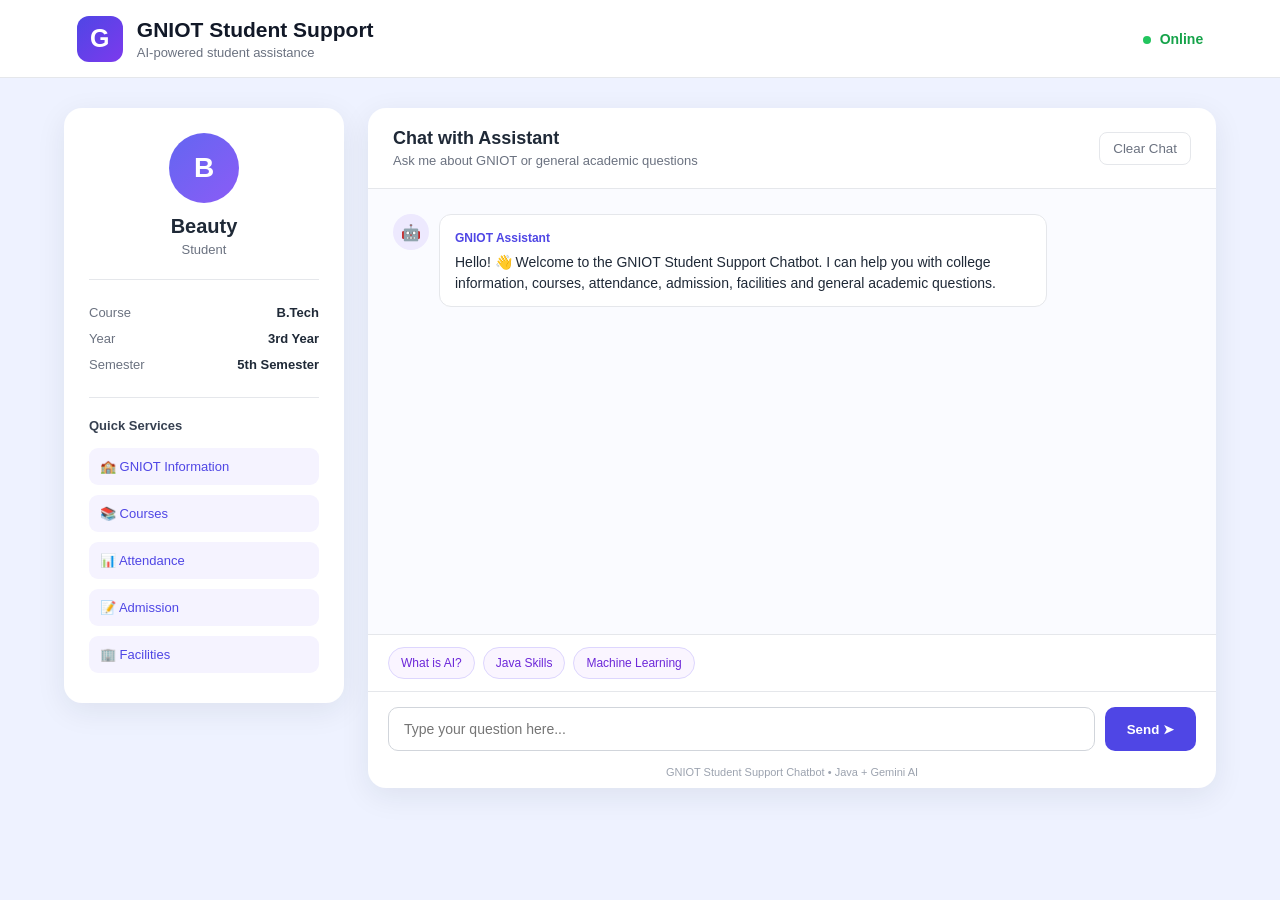
<file: frontend/index.html>
<!DOCTYPE html>
<html lang="en">
<head>
    <meta charset="UTF-8">
    <meta name="viewport" content="width=device-width, initial-scale=1.0">
    <title>GNIOT Student Support Chatbot</title>
    <link rel="stylesheet" href="style.css">
</head>
<body>

<div class="app">

    <header class="header">
        <div class="logo">G</div>
        <div>
            <h1>GNIOT Student Support</h1>
            <p>AI-powered student assistance</p>
        </div>
        <div class="status">
            <span class="status-dot"></span>
            Online
        </div>
    </header>

    <main class="main-container">

        <aside class="student-card">
            <div class="profile-circle" id="profileLetter">B</div>

            <h2 id="studentName">Beauty</h2>
            <p class="student-label">Student</p>

            <div class="student-info">
                <div>
                    <span>Course</span>
                    <strong id="studentCourse">B.Tech</strong>
                </div>

                <div>
                    <span>Year</span>
                    <strong id="studentYear">3rd Year</strong>
                </div>

                <div>
                    <span>Semester</span>
                    <strong id="studentSemester">5th Semester</strong>
                </div>
            </div>

            <div class="quick-title">Quick Services</div>

            <button class="quick-btn" onclick="quickQuestion('What is GNIOT?')">
                🏫 GNIOT Information
            </button>

            <button class="quick-btn" onclick="quickQuestion('What courses does GNIOT offer?')">
                📚 Courses
            </button>

            <button class="quick-btn" onclick="quickQuestion('What is the attendance requirement?')">
                📊 Attendance
            </button>

            <button class="quick-btn" onclick="quickQuestion('What is the admission process?')">
                📝 Admission
            </button>

            <button class="quick-btn" onclick="quickQuestion('What facilities does GNIOT provide?')">
                🏢 Facilities
            </button>
        </aside>

        <section class="chat-section">

            <div class="chat-header">
                <div>
                    <h2>Chat with Assistant</h2>
                    <p>Ask me about GNIOT or general academic questions</p>
                </div>

                <button class="clear-btn" onclick="clearChat()">
                    Clear Chat
                </button>
            </div>

            <div class="messages" id="messages">

                <div class="message bot-message">
                    <div class="avatar">🤖</div>
                    <div class="bubble">
                        <strong>GNIOT Assistant</strong>
                        <p>
                            Hello! 👋 Welcome to the GNIOT Student Support Chatbot.
                            I can help you with college information, courses,
                            attendance, admission, facilities and general
                            academic questions.
                        </p>
                    </div>
                </div>

            </div>

            <div class="suggestions">
                <button onclick="quickQuestion('What is artificial intelligence?')">
                    What is AI?
                </button>

                <button onclick="quickQuestion('How can I improve my Java skills?')">
                    Java Skills
                </button>

                <button onclick="quickQuestion('What is machine learning?')">
                    Machine Learning
                </button>
            </div>

            <div class="input-area">
                <input
                    type="text"
                    id="userInput"
                    placeholder="Type your question here..."
                    autocomplete="off"
                >

                <button id="sendButton" onclick="sendMessage()">
                    Send ➤
                </button>
            </div>

            <p class="footer-note">
                GNIOT Student Support Chatbot • Java + Gemini AI
            </p>

        </section>

    </main>

</div>

<script src="script.js"></script>
</body>
</html>
</file>
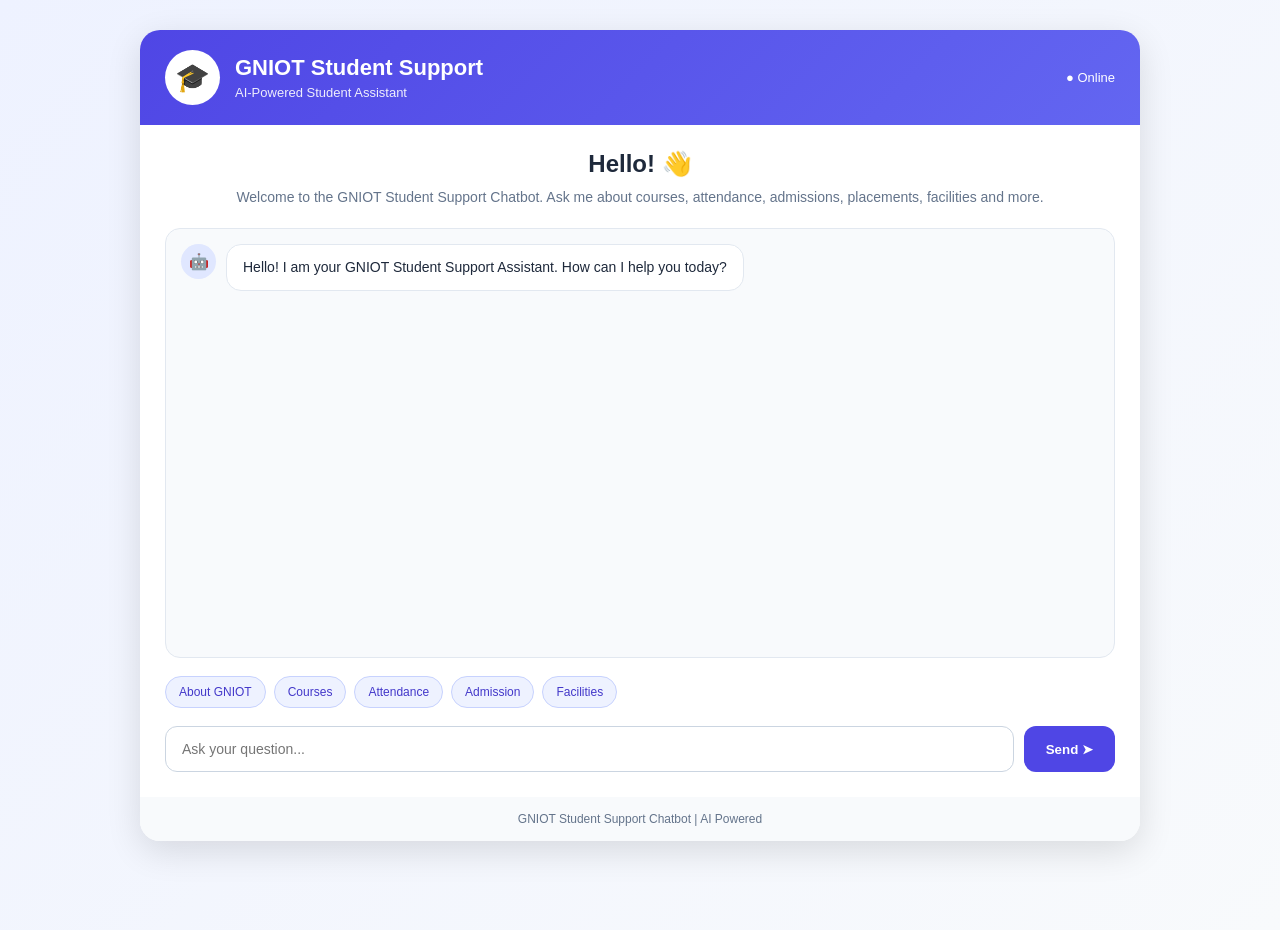
<file: src/main/resources/static/index.html>
<!DOCTYPE html>
<html lang="en">
<head>
    <meta charset="UTF-8">
    <meta name="viewport" content="width=device-width, initial-scale=1.0">
    <title>GNIOT Student Support Chatbot</title>
    <link rel="stylesheet" href="style.css">
</head>

<body>

    <div class="app">

        <header class="header">
            <div class="logo">🎓</div>
            <div>
                <h1>GNIOT Student Support</h1>
                <p>AI-Powered Student Assistant</p>
            </div>
            <span class="status">● Online</span>
        </header>

        <main class="chat-container">

            <div class="welcome">
                <h2>Hello! 👋</h2>
                <p>
                    Welcome to the GNIOT Student Support Chatbot.
                    Ask me about courses, attendance, admissions,
                    placements, facilities and more.
                </p>
            </div>

            <div id="chatBox" class="chat-box">

                <div class="message bot">
                    <div class="avatar">🤖</div>
                    <div class="bubble">
                        Hello! I am your GNIOT Student Support Assistant.
                        How can I help you today?
                    </div>
                </div>

            </div>

            <div class="quick-questions">
                <button onclick="askQuestion('What is GNIOT?')">
                    About GNIOT
                </button>

                <button onclick="askQuestion('What courses does GNIOT offer?')">
                    Courses
                </button>

                <button onclick="askQuestion('What is the attendance requirement?')">
                    Attendance
                </button>

                <button onclick="askQuestion('What is the admission process?')">
                    Admission
                </button>

                <button onclick="askQuestion('What facilities does GNIOT provide?')">
                    Facilities
                </button>
            </div>

            <div class="input-area">
                <input
                    type="text"
                    id="userInput"
                    placeholder="Ask your question..."
                    autocomplete="off"
                >

                <button id="sendButton" onclick="sendMessage()">
                    Send ➤
                </button>
            </div>

        </main>

        <footer>
            <p>GNIOT Student Support Chatbot | AI Powered</p>
        </footer>

    </div>

    <script src="script.js"></script>

</body>
</html>
</file>
<file: frontend/style.css>
* {
    margin: 0;
    padding: 0;
    box-sizing: border-box;
}

body {
    font-family: "Segoe UI", Arial, sans-serif;
    background: #eef2ff;
    min-height: 100vh;
    color: #1f2937;
}

.app {
    min-height: 100vh;
}

.header {
    height: 78px;
    background: #ffffff;
    border-bottom: 1px solid #e5e7eb;
    display: flex;
    align-items: center;
    padding: 0 6%;
    gap: 14px;
}

.logo {
    width: 46px;
    height: 46px;
    border-radius: 12px;
    background: linear-gradient(135deg, #4f46e5, #7c3aed);
    color: white;
    display: flex;
    justify-content: center;
    align-items: center;
    font-size: 25px;
    font-weight: bold;
}

.header h1 {
    font-size: 21px;
    color: #111827;
}

.header p {
    font-size: 13px;
    color: #6b7280;
    margin-top: 3px;
}

.status {
    margin-left: auto;
    color: #16a34a;
    font-size: 14px;
    font-weight: 600;
}

.status-dot {
    display: inline-block;
    width: 8px;
    height: 8px;
    background: #22c55e;
    border-radius: 50%;
    margin-right: 5px;
}

.main-container {
    width: 90%;
    max-width: 1250px;
    margin: 30px auto;
    display: grid;
    grid-template-columns: 280px 1fr;
    gap: 24px;
}

.student-card {
    background: white;
    border-radius: 18px;
    padding: 25px;
    box-shadow: 0 8px 30px rgba(31, 41, 55, 0.08);
    height: fit-content;
}

.profile-circle {
    width: 70px;
    height: 70px;
    border-radius: 50%;
    margin: 0 auto 12px;
    background: linear-gradient(135deg, #6366f1, #8b5cf6);
    color: white;
    display: flex;
    justify-content: center;
    align-items: center;
    font-size: 28px;
    font-weight: bold;
}

.student-card h2 {
    text-align: center;
    font-size: 20px;
}

.student-label {
    text-align: center;
    color: #6b7280;
    font-size: 13px;
    margin-top: 4px;
}

.student-info {
    margin-top: 22px;
    border-top: 1px solid #e5e7eb;
    border-bottom: 1px solid #e5e7eb;
    padding: 14px 0;
}

.student-info div {
    display: flex;
    justify-content: space-between;
    margin: 11px 0;
}

.student-info span {
    color: #6b7280;
    font-size: 13px;
}

.student-info strong {
    font-size: 13px;
}

.quick-title {
    margin: 20px 0 10px;
    font-size: 13px;
    font-weight: bold;
    color: #374151;
}

.quick-btn {
    width: 100%;
    border: none;
    background: #f5f3ff;
    color: #4f46e5;
    padding: 11px;
    margin: 5px 0;
    border-radius: 9px;
    text-align: left;
    cursor: pointer;
    font-size: 13px;
    transition: 0.2s;
}

.quick-btn:hover {
    background: #e9e7ff;
    transform: translateX(2px);
}

.chat-section {
    background: white;
    border-radius: 18px;
    box-shadow: 0 8px 30px rgba(31, 41, 55, 0.08);
    display: flex;
    flex-direction: column;
    min-height: 680px;
    overflow: hidden;
}

.chat-header {
    padding: 20px 25px;
    border-bottom: 1px solid #e5e7eb;
    display: flex;
    justify-content: space-between;
    align-items: center;
}

.chat-header h2 {
    font-size: 18px;
}

.chat-header p {
    color: #6b7280;
    font-size: 13px;
    margin-top: 4px;
}

.clear-btn {
    border: 1px solid #e5e7eb;
    background: white;
    color: #6b7280;
    padding: 8px 13px;
    border-radius: 8px;
    cursor: pointer;
}

.clear-btn:hover {
    background: #f9fafb;
}

.messages {
    flex: 1;
    padding: 25px;
    overflow-y: auto;
    background: #fafbff;
}

.message {
    display: flex;
    gap: 10px;
    margin-bottom: 18px;
    max-width: 82%;
}

.user-message {
    margin-left: auto;
    flex-direction: row-reverse;
}

.avatar {
    min-width: 36px;
    height: 36px;
    border-radius: 50%;
    background: #ede9fe;
    display: flex;
    justify-content: center;
    align-items: center;
}

.user-message .avatar {
    background: #4f46e5;
    color: white;
}

.bubble {
    background: white;
    border: 1px solid #e5e7eb;
    padding: 12px 15px;
    border-radius: 12px;
    line-height: 1.5;
    font-size: 14px;
}

.user-message .bubble {
    background: #4f46e5;
    color: white;
    border: none;
}

.bubble strong {
    font-size: 12px;
    color: #4f46e5;
}

.user-message .bubble strong {
    color: white;
}

.bubble p {
    margin-top: 4px;
}

.suggestions {
    display: flex;
    gap: 8px;
    padding: 12px 20px;
    border-top: 1px solid #e5e7eb;
    overflow-x: auto;
}

.suggestions button {
    white-space: nowrap;
    padding: 8px 12px;
    border: 1px solid #ddd6fe;
    background: #faf5ff;
    color: #6d28d9;
    border-radius: 20px;
    cursor: pointer;
    font-size: 12px;
}

.suggestions button:hover {
    background: #ede9fe;
}

.input-area {
    display: flex;
    gap: 10px;
    padding: 15px 20px;
    border-top: 1px solid #e5e7eb;
    background: white;
}

.input-area input {
    flex: 1;
    border: 1px solid #d1d5db;
    border-radius: 10px;
    padding: 13px 15px;
    outline: none;
    font-size: 14px;
}

.input-area input:focus {
    border-color: #6366f1;
    box-shadow: 0 0 0 3px #eef2ff;
}

.input-area button {
    border: none;
    background: #4f46e5;
    color: white;
    padding: 0 22px;
    border-radius: 10px;
    cursor: pointer;
    font-weight: 600;
}

.input-area button:hover {
    background: #4338ca;
}

.footer-note {
    text-align: center;
    font-size: 11px;
    color: #9ca3af;
    padding-bottom: 10px;
}

.typing {
    color: #6b7280;
    font-style: italic;
}

@media (max-width: 850px) {
    .main-container {
        grid-template-columns: 1fr;
        width: 95%;
    }

    .student-card {
        display: none;
    }

    .chat-section {
        min-height: calc(100vh - 110px);
    }

    .header {
        padding: 0 4%;
    }

    .header h1 {
        font-size: 17px;
    }

    .status {
        display: none;
    }
}

@media (max-width: 500px) {
    .message {
        max-width: 95%;
    }

    .chat-header {
        padding: 15px;
    }

    .messages {
        padding: 15px;
    }

    .suggestions {
        padding: 10px;
    }

    .input-area {
        padding: 10px;
    }

    .input-area button {
        padding: 0 14px;
    }
}
</file>
<file: src/main/resources/static/style.css>
* {
    margin: 0;
    padding: 0;
    box-sizing: border-box;
}

body {
    font-family: Arial, Helvetica, sans-serif;
    background: linear-gradient(135deg, #eef2ff, #f8fafc);
    min-height: 100vh;
    color: #1e293b;
}

.app {
    width: 100%;
    max-width: 1000px;
    margin: 30px auto;
    background: white;
    border-radius: 20px;
    overflow: hidden;
    box-shadow: 0 10px 35px rgba(0, 0, 0, 0.12);
}

/* Header */

.header {
    display: flex;
    align-items: center;
    gap: 15px;
    padding: 20px 25px;
    background: linear-gradient(135deg, #4f46e5, #6366f1);
    color: white;
}

.logo {
    width: 55px;
    height: 55px;
    border-radius: 50%;
    background: white;
    display: flex;
    justify-content: center;
    align-items: center;
    font-size: 28px;
}

.header h1 {
    font-size: 22px;
}

.header p {
    font-size: 13px;
    margin-top: 4px;
    opacity: 0.9;
}

.status {
    margin-left: auto;
    font-size: 13px;
}

/* Chat */

.chat-container {
    padding: 25px;
}

.welcome {
    text-align: center;
    margin-bottom: 20px;
}

.welcome h2 {
    font-size: 24px;
    margin-bottom: 8px;
}

.welcome p {
    color: #64748b;
    font-size: 14px;
    line-height: 1.6;
}

.chat-box {
    height: 430px;
    overflow-y: auto;
    padding: 15px;
    border: 1px solid #e2e8f0;
    border-radius: 15px;
    background: #f8fafc;
}

/* Messages */

.message {
    display: flex;
    margin-bottom: 18px;
    gap: 10px;
}

.message.user {
    justify-content: flex-end;
}

.avatar {
    width: 35px;
    height: 35px;
    border-radius: 50%;
    background: #e0e7ff;
    display: flex;
    justify-content: center;
    align-items: center;
    flex-shrink: 0;
}

.bubble {
    max-width: 75%;
    padding: 12px 16px;
    border-radius: 15px;
    background: white;
    border: 1px solid #e2e8f0;
    line-height: 1.5;
    font-size: 14px;
}

.user .bubble {
    background: #4f46e5;
    color: white;
    border: none;
}

/* Quick Questions */

.quick-questions {
    display: flex;
    gap: 8px;
    flex-wrap: wrap;
    margin: 18px 0;
}

.quick-questions button {
    border: 1px solid #c7d2fe;
    background: #eef2ff;
    color: #4338ca;
    padding: 8px 13px;
    border-radius: 20px;
    cursor: pointer;
    font-size: 12px;
    transition: 0.2s;
}

.quick-questions button:hover {
    background: #4f46e5;
    color: white;
}

/* Input */

.input-area {
    display: flex;
    gap: 10px;
}

.input-area input {
    flex: 1;
    padding: 14px 16px;
    border: 1px solid #cbd5e1;
    border-radius: 12px;
    outline: none;
    font-size: 14px;
}

.input-area input:focus {
    border-color: #4f46e5;
}

.input-area button {
    border: none;
    padding: 0 22px;
    border-radius: 12px;
    background: #4f46e5;
    color: white;
    cursor: pointer;
    font-weight: bold;
}

.input-area button:hover {
    background: #3730a3;
}

/* Footer */

footer {
    text-align: center;
    padding: 15px;
    background: #f8fafc;
    color: #64748b;
    font-size: 12px;
}

/* Mobile */

@media (max-width: 650px) {

    .app {
        margin: 0;
        border-radius: 0;
        min-height: 100vh;
    }

    .header {
        padding: 16px;
    }

    .header h1 {
        font-size: 18px;
    }

    .chat-container {
        padding: 15px;
    }

    .chat-box {
        height: 420px;
    }

    .bubble {
        max-width: 85%;
    }

    .status {
        display: none;
    }
}
</file>
